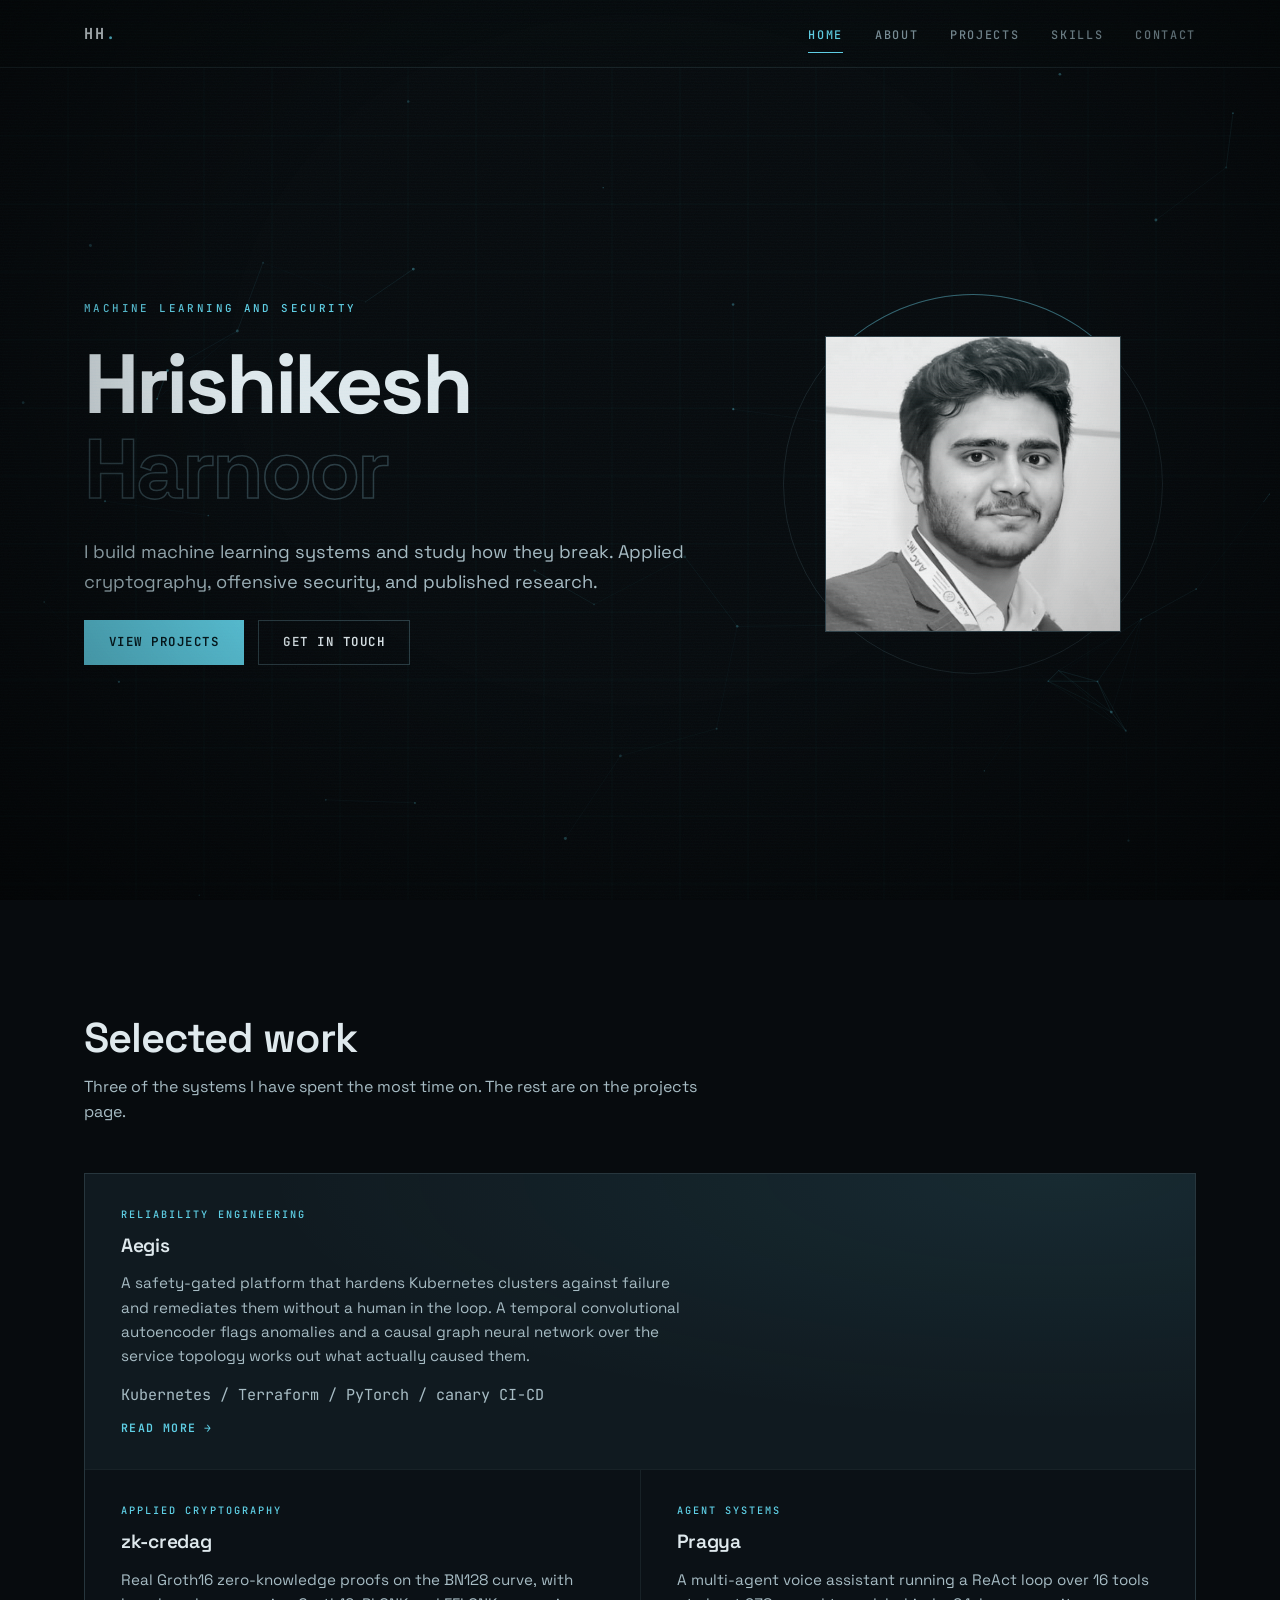
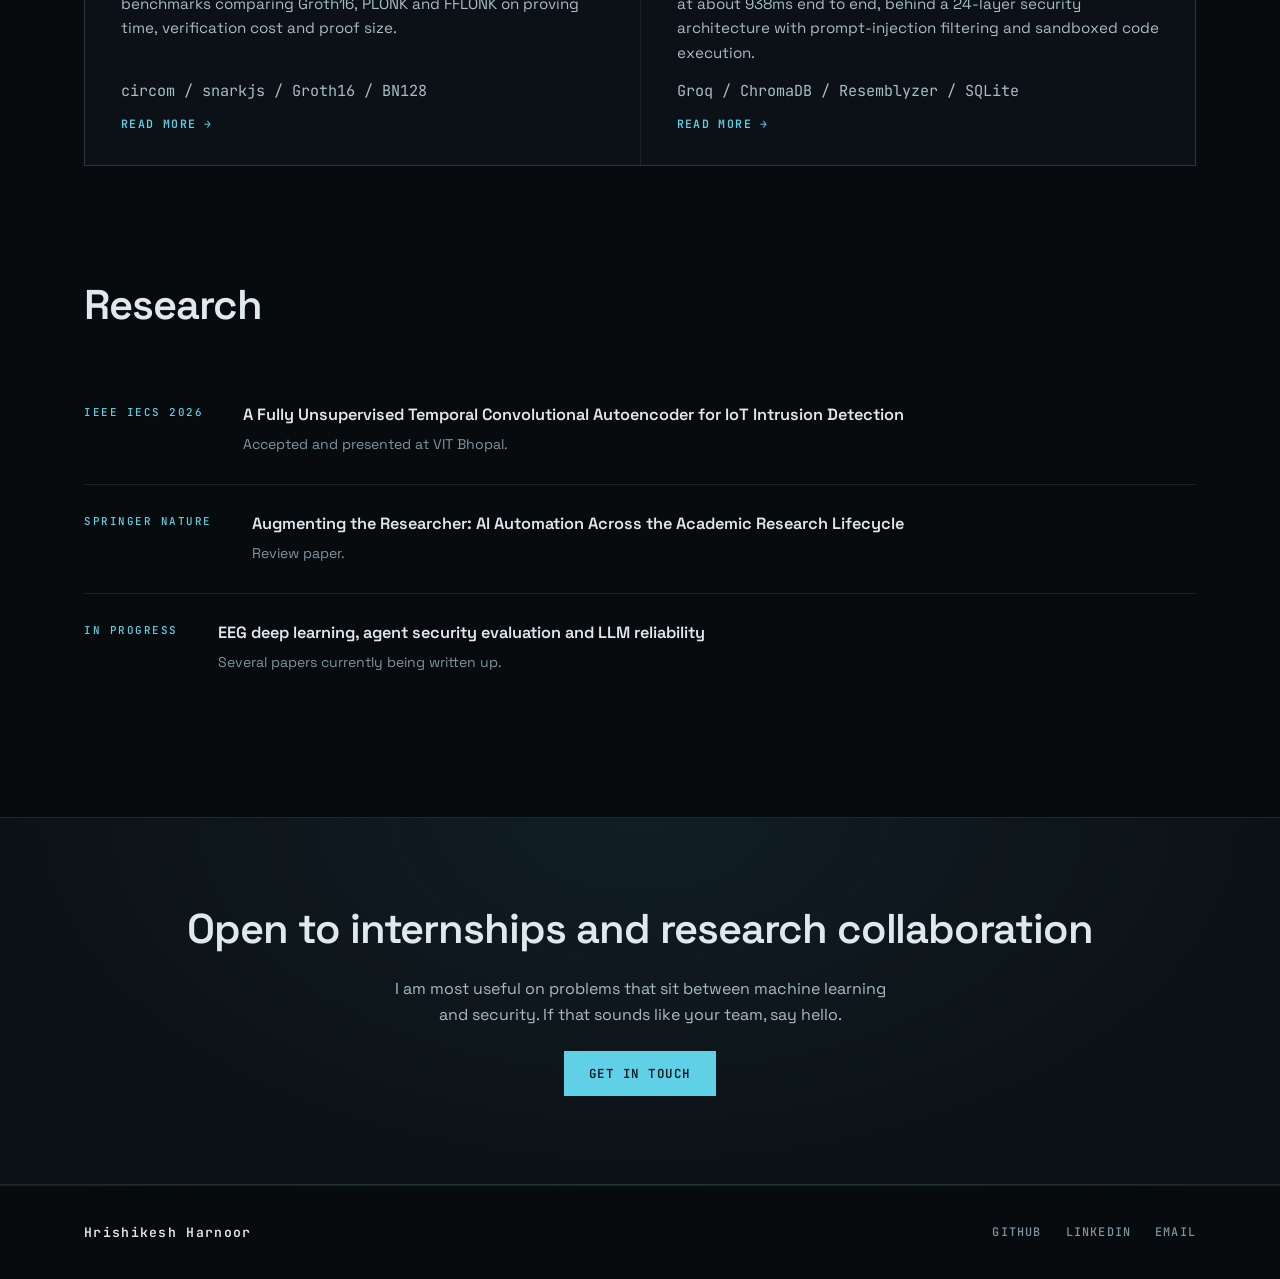
<file: index.html>
<!DOCTYPE html>
<html lang="en">
<head>
<meta charset="UTF-8">
<meta name="viewport" content="width=device-width, initial-scale=1">

<title>Hrishikesh Harnoor - ML Systems and Security Engineer</title>
<meta name="description" content="Hrishikesh Harnoor builds machine learning systems and studies how they break. Work in applied cryptography, offensive security, autonomous Kubernetes remediation and published intrusion-detection research.">
<link rel="canonical" href="https://hrishikesh122.github.io/Portfolio/">

<meta property="og:type" content="website">
<meta property="og:url" content="https://hrishikesh122.github.io/Portfolio/">
<meta property="og:title" content="Hrishikesh Harnoor - ML Systems and Security Engineer">
<meta property="og:description" content="Machine learning systems, applied cryptography and offensive security. Published intrusion-detection research and an autonomous Kubernetes remediation platform.">
<meta property="og:image" content="https://hrishikesh122.github.io/Portfolio/assets/og.png">
<meta property="og:image:width" content="1200">
<meta property="og:image:height" content="630">
<meta name="twitter:card" content="summary_large_image">
<meta name="twitter:title" content="Hrishikesh Harnoor - ML Systems and Security Engineer">
<meta name="twitter:description" content="Machine learning systems, applied cryptography and offensive security.">
<meta name="twitter:image" content="https://hrishikesh122.github.io/Portfolio/assets/og.png">

<meta name="theme-color" content="#070b0e">
<link rel="icon" href="assets/favicon.svg" type="image/svg+xml">

<link rel="preconnect" href="https://fonts.googleapis.com">
<link rel="preconnect" href="https://fonts.gstatic.com" crossorigin>
<link rel="stylesheet" href="https://fonts.googleapis.com/css2?family=Space+Grotesk:wght@400;500;600;700&family=JetBrains+Mono:wght@400;500;600&display=swap">
<link rel="stylesheet" href="css/core.css">
<link rel="stylesheet" href="css/pages.css">

<script type="application/ld+json">
{
  "@context":"https://schema.org",
  "@type":"Person",
  "name":"Hrishikesh Harnoor",
  "url":"https://hrishikesh122.github.io/Portfolio/",
  "image":"https://hrishikesh122.github.io/Portfolio/assets/photo.jpeg",
  "jobTitle":"Machine Learning and Security Engineer",
  "email":"mailto:harnoorhrishikesh@gmail.com",
  "alumniOf":{"@type":"CollegeOrUniversity","name":"Amrita Vishwa Vidyapeetham, Amaravati"},
  "knowsAbout":["Machine Learning","Applied Cryptography","Offensive Security","Intrusion Detection","Zero-Knowledge Proofs","Kubernetes"],
  "sameAs":[
    "https://github.com/Hrishikesh122",
    "https://www.linkedin.com/in/hrishikesh-harnoor-7a07b22a3/"
  ]
}
</script>
</head>
<body>

<div id="boot">
  <div class="boot__inner">
    <p class="boot__mark">HH<span>_</span></p>
    <div class="boot__track"><div class="boot__fill"></div></div>
    <p class="boot__line">&gt; loading profile</p>
    <button type="button" class="boot__skip">Skip</button>
  </div>
</div>

<a class="skip-link" href="#main">Skip to content</a>

<div class="scanlines" aria-hidden="true"></div>
<div class="grain" aria-hidden="true"></div>
<div class="vignette" aria-hidden="true"></div>

<header class="nav">
  <div class="nav__inner">
    <a class="nav__brand" href="index.html">HH<span>.</span></a>
    <nav aria-label="Primary">
      <ul class="nav__links" id="nav-links">
        <li><a href="index.html" aria-current="page">Home</a></li>
        <li><a href="pages/about.html">About</a></li>
        <li><a href="pages/projects.html">Projects</a></li>
        <li><a href="pages/skills.html">Skills</a></li>
        <li><a href="pages/contact.html">Contact</a></li>
      </ul>
    </nav>
    <button class="nav__toggle" type="button" aria-expanded="false" aria-controls="nav-links">
      <span class="sr-only">Menu</span>
      <span class="nav__toggle-bars" aria-hidden="true"><i></i></span>
    </button>
  </div>
</header>

<main id="main">

  <section class="hero">
    <canvas id="field" aria-hidden="true"></canvas>
    <div class="hero__inner">

      <div class="hero__copy">
        <p class="eyebrow rise" style="--i:0">Machine learning and security</p>
        <h1 class="h-display hero__name rise" style="--i:1">
          <span>Hrishikesh</span>
          <span class="outline">Harnoor</span>
        </h1>
        <p class="lede rise" style="--i:2">
          I build machine learning systems and study how they break. Applied
          cryptography, offensive security, and published research.
        </p>
        <div class="hero__actions rise" style="--i:3">
          <a class="btn btn--primary" href="pages/projects.html">View projects</a>
          <a class="btn btn--ghost" href="pages/contact.html">Get in touch</a>
        </div>
      </div>

      <div class="hero__visual rise" style="--i:2">
        <div class="portrait">
          <div class="portrait__ring" aria-hidden="true"></div>
          <div class="portrait__frame">
            <span class="portrait__corner portrait__corner--tl" aria-hidden="true"></span>
            <span class="portrait__corner portrait__corner--br" aria-hidden="true"></span>
            <img src="assets/photo.jpeg" alt="Hrishikesh Harnoor" width="380" height="380" fetchpriority="high">
          </div>
        </div>
      </div>

    </div>
  </section>

  <section class="section wrap">
    <div class="section__head">
      <h2 class="h-section">Selected work</h2>
      <p class="body-text">
        Three of the systems I have spent the most time on. The rest are on the
        projects page.
      </p>
    </div>

    <div class="work-grid">

      <a class="work-card work-card--lead reveal" style="--i:0" href="pages/projects.html">
        <span class="work-card__kind">Reliability engineering</span>
        <h3 class="h-card">Aegis</h3>
        <p>
          A safety-gated platform that hardens Kubernetes clusters against failure
          and remediates them without a human in the loop. A temporal convolutional
          autoencoder flags anomalies and a causal graph neural network over the
          service topology works out what actually caused them.
        </p>
        <p class="work-card__stack">Kubernetes / Terraform / PyTorch / canary CI-CD</p>
        <span class="work-card__more">Read more <span aria-hidden="true">&rarr;</span></span>
      </a>

      <a class="work-card reveal" style="--i:1" href="pages/projects.html">
        <span class="work-card__kind">Applied cryptography</span>
        <h3 class="h-card">zk-credag</h3>
        <p>
          Real Groth16 zero-knowledge proofs on the BN128 curve, with benchmarks
          comparing Groth16, PLONK and FFLONK on proving time, verification cost
          and proof size.
        </p>
        <p class="work-card__stack">circom / snarkjs / Groth16 / BN128</p>
        <span class="work-card__more">Read more <span aria-hidden="true">&rarr;</span></span>
      </a>

      <a class="work-card reveal" style="--i:2" href="pages/projects.html">
        <span class="work-card__kind">Agent systems</span>
        <h3 class="h-card">Pragya</h3>
        <p>
          A multi-agent voice assistant running a ReAct loop over 16 tools at about
          938ms end to end, behind a 24-layer security architecture with
          prompt-injection filtering and sandboxed code execution.
        </p>
        <p class="work-card__stack">Groq / ChromaDB / Resemblyzer / SQLite</p>
        <span class="work-card__more">Read more <span aria-hidden="true">&rarr;</span></span>
      </a>

    </div>
  </section>

  <section class="section wrap">
    <div class="section__head">
      <h2 class="h-section">Research</h2>
    </div>

    <div class="pubs">
      <article class="pub reveal" style="--i:0">
        <span class="pub__venue">IEEE IECS 2026</span>
        <h3 class="pub__title">
          A Fully Unsupervised Temporal Convolutional Autoencoder for IoT Intrusion Detection
        </h3>
        <p class="pub__note">Accepted and presented at VIT Bhopal.</p>
      </article>

      <article class="pub reveal" style="--i:1">
        <span class="pub__venue">Springer Nature</span>
        <h3 class="pub__title">
          Augmenting the Researcher: AI Automation Across the Academic Research Lifecycle
        </h3>
        <p class="pub__note">Review paper.</p>
      </article>

      <article class="pub reveal" style="--i:2">
        <span class="pub__venue">In progress</span>
        <h3 class="pub__title">
          EEG deep learning, agent security evaluation and LLM reliability
        </h3>
        <p class="pub__note">Several papers currently being written up.</p>
      </article>
    </div>
  </section>

  <section class="band">
    <div class="wrap band__inner">
      <h2 class="h-section">Open to internships and research collaboration</h2>
      <p>
        I am most useful on problems that sit between machine learning and
        security. If that sounds like your team, say hello.
      </p>
      <a class="btn btn--primary" href="pages/contact.html">Get in touch</a>
    </div>
  </section>

</main>

<footer class="footer">
  <div class="wrap footer__inner">
    <p class="footer__name">Hrishikesh Harnoor</p>
    <div class="footer__links">
      <a href="https://github.com/Hrishikesh122" rel="noopener" target="_blank">GitHub</a>
      <a href="https://www.linkedin.com/in/hrishikesh-harnoor-7a07b22a3/" rel="noopener" target="_blank">LinkedIn</a>
      <a href="mailto:harnoorhrishikesh@gmail.com">Email</a>
    </div>
  </div>
</footer>

<script src="js/site.js" defer></script>
<script src="js/field.js" defer></script>
</body>
</html>
</file>
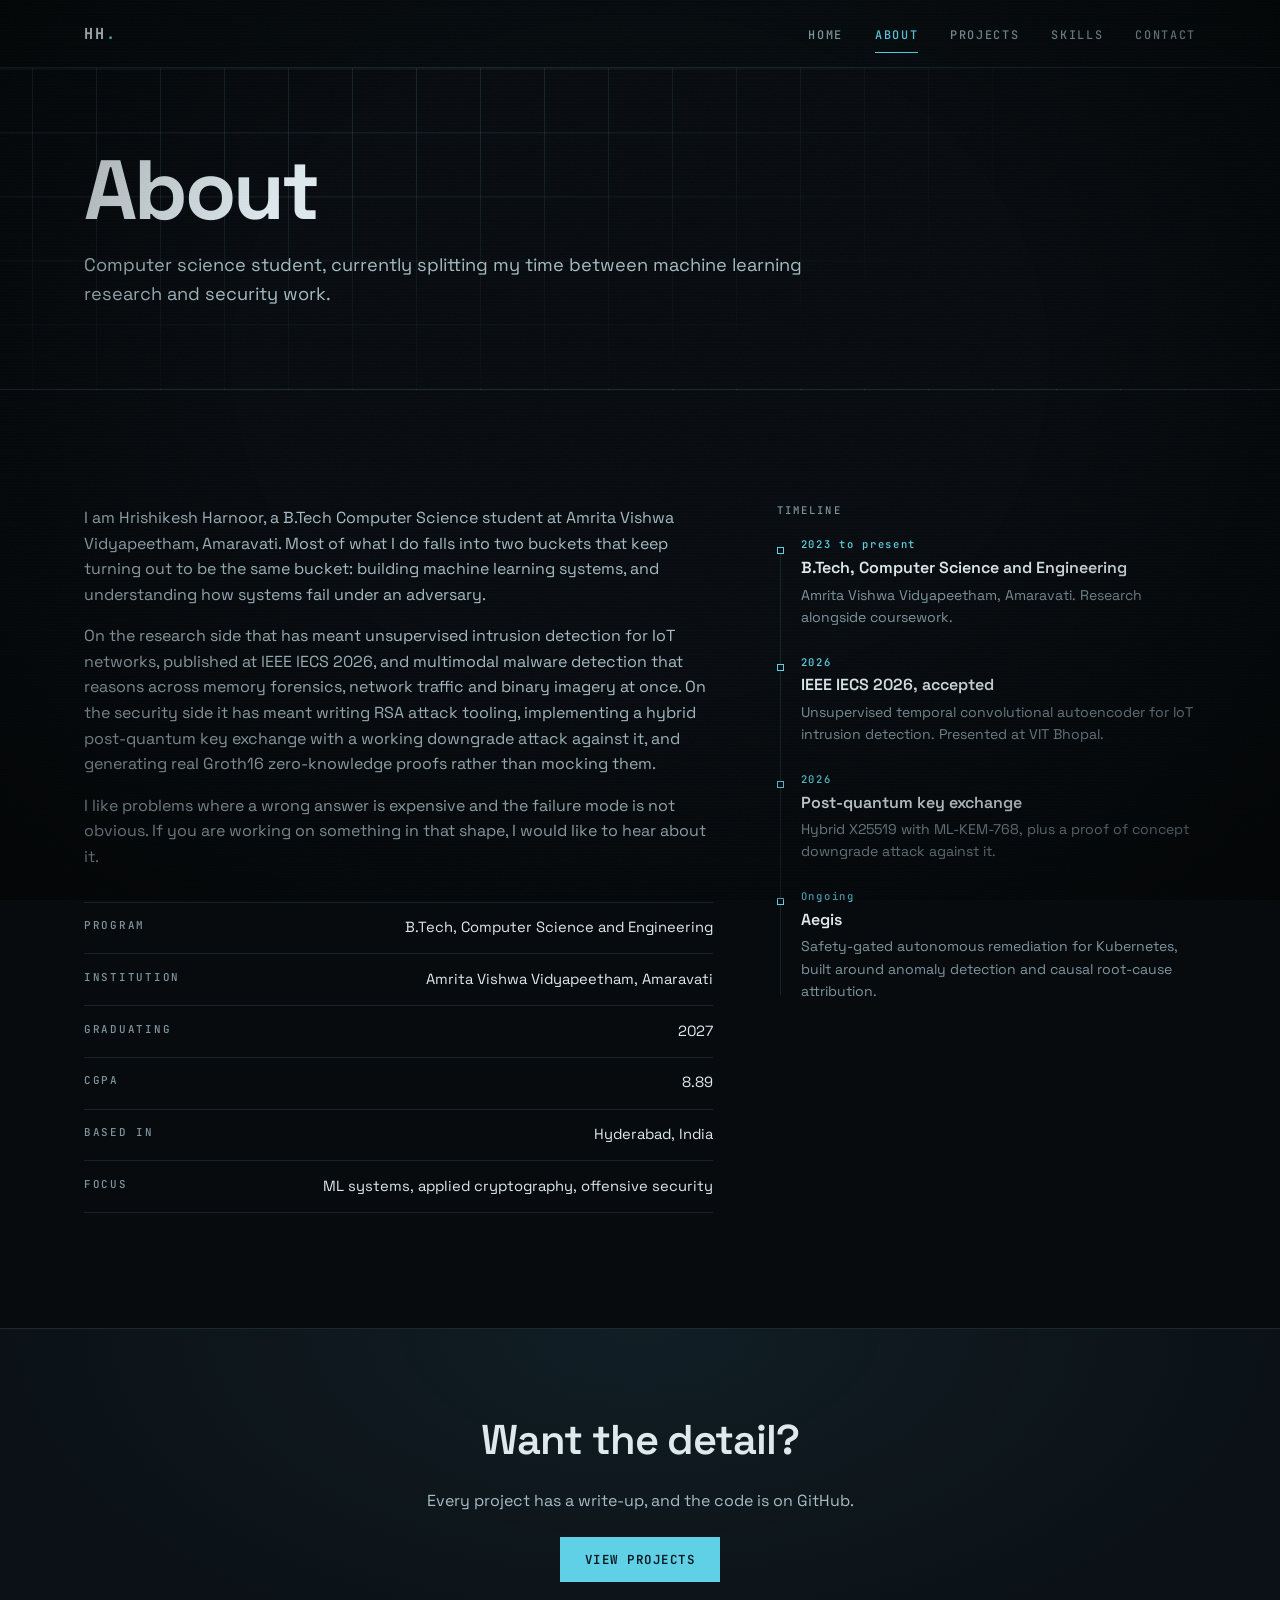
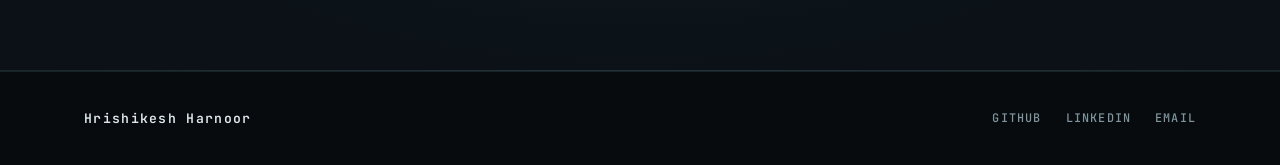
<file: pages/about.html>
<!DOCTYPE html>
<html lang="en">
<head>
<meta charset="UTF-8">
<meta name="viewport" content="width=device-width, initial-scale=1">

<title>About - Hrishikesh Harnoor</title>
<meta name="description" content="Hrishikesh Harnoor is a B.Tech Computer Science student at Amrita Vishwa Vidyapeetham, Amaravati, working on machine learning systems, applied cryptography and offensive security.">
<link rel="canonical" href="https://hrishikesh122.github.io/Portfolio/pages/about.html">

<meta property="og:type" content="profile">
<meta property="og:url" content="https://hrishikesh122.github.io/Portfolio/pages/about.html">
<meta property="og:title" content="About - Hrishikesh Harnoor">
<meta property="og:description" content="B.Tech Computer Science student working on machine learning systems, applied cryptography and offensive security.">
<meta property="og:image" content="https://hrishikesh122.github.io/Portfolio/assets/og.png">
<meta name="twitter:card" content="summary_large_image">
<meta name="twitter:image" content="https://hrishikesh122.github.io/Portfolio/assets/og.png">

<meta name="theme-color" content="#070b0e">
<link rel="icon" href="../assets/favicon.svg" type="image/svg+xml">

<link rel="preconnect" href="https://fonts.googleapis.com">
<link rel="preconnect" href="https://fonts.gstatic.com" crossorigin>
<link rel="stylesheet" href="https://fonts.googleapis.com/css2?family=Space+Grotesk:wght@400;500;600;700&family=JetBrains+Mono:wght@400;500;600&display=swap">
<link rel="stylesheet" href="../css/core.css">
<link rel="stylesheet" href="../css/pages.css">
</head>
<body>

<a class="skip-link" href="#main">Skip to content</a>

<div class="scanlines" aria-hidden="true"></div>
<div class="grain" aria-hidden="true"></div>
<div class="vignette" aria-hidden="true"></div>

<header class="nav">
  <div class="nav__inner">
    <a class="nav__brand" href="../index.html">HH<span>.</span></a>
    <nav aria-label="Primary">
      <ul class="nav__links" id="nav-links">
        <li><a href="../index.html">Home</a></li>
        <li><a href="about.html" aria-current="page">About</a></li>
        <li><a href="projects.html">Projects</a></li>
        <li><a href="skills.html">Skills</a></li>
        <li><a href="contact.html">Contact</a></li>
      </ul>
    </nav>
    <button class="nav__toggle" type="button" aria-expanded="false" aria-controls="nav-links">
      <span class="sr-only">Menu</span>
      <span class="nav__toggle-bars" aria-hidden="true"><i></i></span>
    </button>
  </div>
</header>

<main id="main">

  <div class="page-head">
    <div class="wrap page-head__inner">
      <h1 class="h-display">About</h1>
      <p class="lede">
        Computer science student, currently splitting my time between machine
        learning research and security work.
      </p>
    </div>
  </div>

  <section class="section wrap">
    <div class="about-grid">

      <div>
        <p class="body-text">
          I am Hrishikesh Harnoor, a B.Tech Computer Science student at Amrita
          Vishwa Vidyapeetham, Amaravati. Most of what I do falls into two
          buckets that keep turning out to be the same bucket: building machine
          learning systems, and understanding how systems fail under an
          adversary.
        </p>
        <p class="body-text">
          On the research side that has meant unsupervised intrusion detection
          for IoT networks, published at IEEE IECS 2026, and multimodal malware
          detection that reasons across memory forensics, network traffic and
          binary imagery at once. On the security side it has meant writing RSA
          attack tooling, implementing a hybrid post-quantum key exchange with a
          working downgrade attack against it, and generating real Groth16
          zero-knowledge proofs rather than mocking them.
        </p>
        <p class="body-text">
          I like problems where a wrong answer is expensive and the failure mode
          is not obvious. If you are working on something in that shape, I would
          like to hear about it.
        </p>

        <dl class="facts">
          <div class="fact"><dt>Program</dt><dd>B.Tech, Computer Science and Engineering</dd></div>
          <div class="fact"><dt>Institution</dt><dd>Amrita Vishwa Vidyapeetham, Amaravati</dd></div>
          <div class="fact"><dt>Graduating</dt><dd>2027</dd></div>
          <div class="fact"><dt>CGPA</dt><dd>8.89</dd></div>
          <div class="fact"><dt>Based in</dt><dd>Hyderabad, India</dd></div>
          <div class="fact"><dt>Focus</dt><dd>ML systems, applied cryptography, offensive security</dd></div>
        </dl>
      </div>

      <div>
        <h2 class="mono-label" style="margin-bottom:1.5rem">Timeline</h2>
        <div class="timeline">

          <div class="tl-item reveal" style="--i:0">
            <span class="tl-date">2023 to present</span>
            <h3>B.Tech, Computer Science and Engineering</h3>
            <p>Amrita Vishwa Vidyapeetham, Amaravati. Research alongside coursework.</p>
          </div>

          <div class="tl-item reveal" style="--i:1">
            <span class="tl-date">2026</span>
            <h3>IEEE IECS 2026, accepted</h3>
            <p>Unsupervised temporal convolutional autoencoder for IoT intrusion detection. Presented at VIT Bhopal.</p>
          </div>

          <div class="tl-item reveal" style="--i:2">
            <span class="tl-date">2026</span>
            <h3>Post-quantum key exchange</h3>
            <p>Hybrid X25519 with ML-KEM-768, plus a proof of concept downgrade attack against it.</p>
          </div>

          <div class="tl-item reveal" style="--i:3">
            <span class="tl-date">Ongoing</span>
            <h3>Aegis</h3>
            <p>Safety-gated autonomous remediation for Kubernetes, built around anomaly detection and causal root-cause attribution.</p>
          </div>

        </div>
      </div>

    </div>
  </section>

  <section class="band">
    <div class="wrap band__inner">
      <h2 class="h-section">Want the detail?</h2>
      <p>Every project has a write-up, and the code is on GitHub.</p>
      <a class="btn btn--primary" href="projects.html">View projects</a>
    </div>
  </section>

</main>

<footer class="footer">
  <div class="wrap footer__inner">
    <p class="footer__name">Hrishikesh Harnoor</p>
    <div class="footer__links">
      <a href="https://github.com/Hrishikesh122" rel="noopener" target="_blank">GitHub</a>
      <a href="https://www.linkedin.com/in/hrishikesh-harnoor-7a07b22a3/" rel="noopener" target="_blank">LinkedIn</a>
      <a href="mailto:harnoorhrishikesh@gmail.com">Email</a>
    </div>
  </div>
</footer>

<script src="../js/site.js" defer></script>
</body>
</html>
</file>
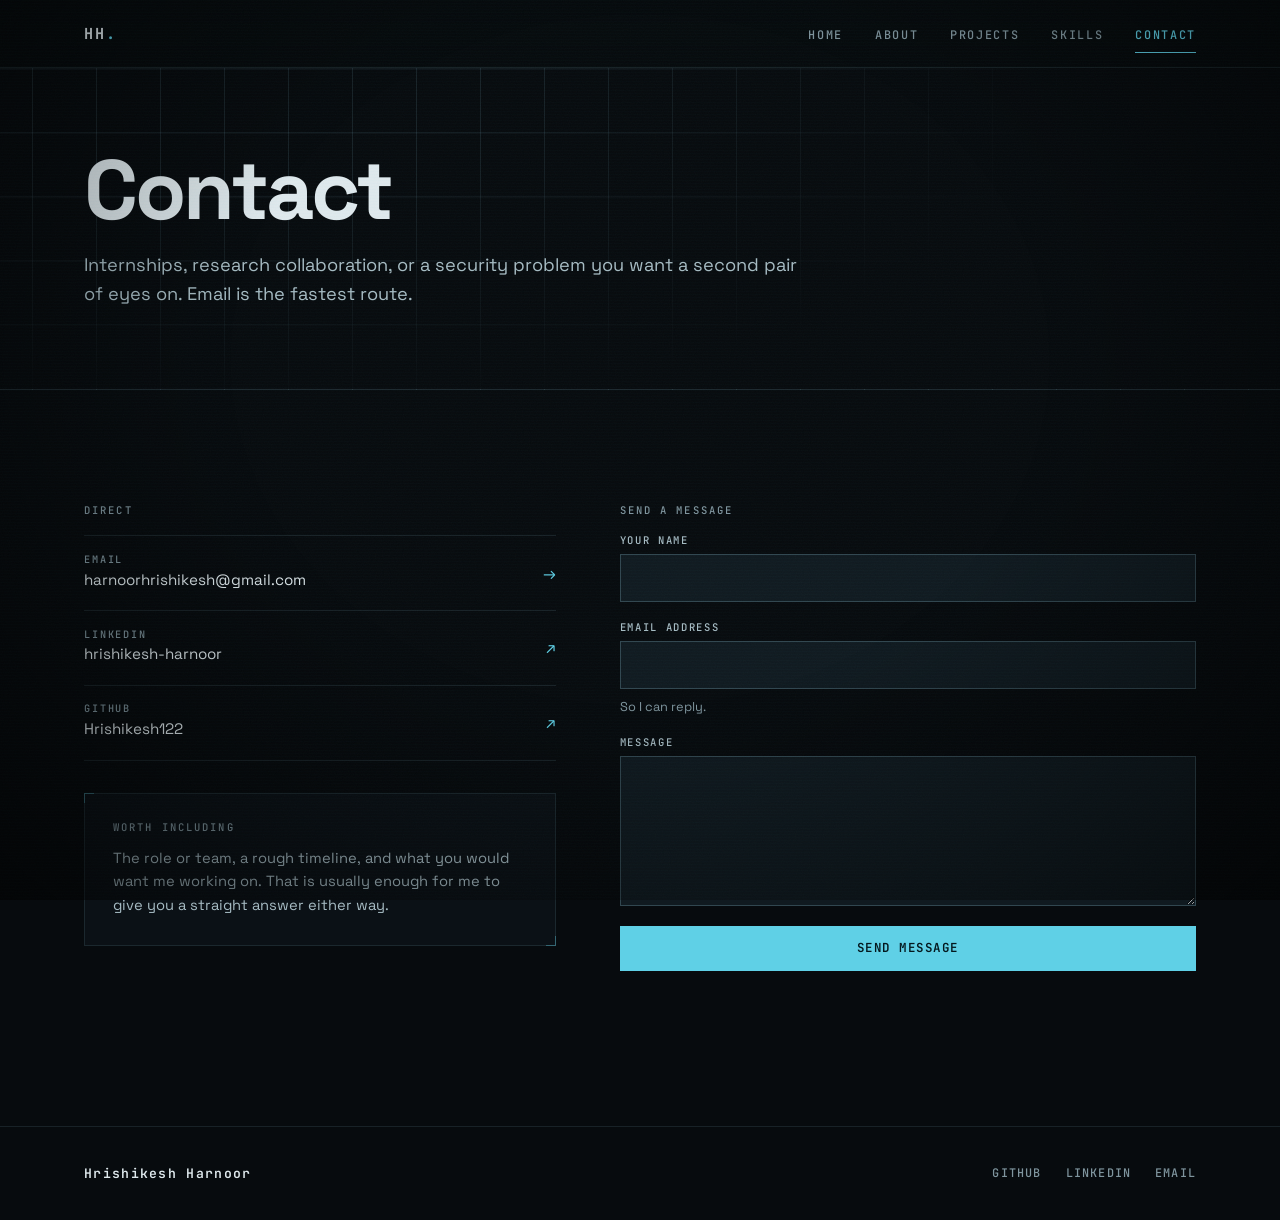
<file: pages/contact.html>
<!DOCTYPE html>
<html lang="en">
<head>
<meta charset="UTF-8">
<meta name="viewport" content="width=device-width, initial-scale=1">

<title>Contact - Hrishikesh Harnoor</title>
<meta name="description" content="Get in touch with Hrishikesh Harnoor about internships, research collaboration or security work. Email, LinkedIn, GitHub and a contact form.">
<link rel="canonical" href="https://hrishikesh122.github.io/Portfolio/pages/contact.html">

<meta property="og:type" content="website">
<meta property="og:url" content="https://hrishikesh122.github.io/Portfolio/pages/contact.html">
<meta property="og:title" content="Contact - Hrishikesh Harnoor">
<meta property="og:description" content="Internships, research collaboration and security work.">
<meta property="og:image" content="https://hrishikesh122.github.io/Portfolio/assets/og.png">
<meta name="twitter:card" content="summary_large_image">
<meta name="twitter:image" content="https://hrishikesh122.github.io/Portfolio/assets/og.png">

<meta name="theme-color" content="#070b0e">
<link rel="icon" href="../assets/favicon.svg" type="image/svg+xml">

<link rel="preconnect" href="https://fonts.googleapis.com">
<link rel="preconnect" href="https://fonts.gstatic.com" crossorigin>
<link rel="stylesheet" href="https://fonts.googleapis.com/css2?family=Space+Grotesk:wght@400;500;600;700&family=JetBrains+Mono:wght@400;500;600&display=swap">
<link rel="stylesheet" href="../css/core.css">
<link rel="stylesheet" href="../css/pages.css">
</head>
<body>

<a class="skip-link" href="#main">Skip to content</a>

<div class="scanlines" aria-hidden="true"></div>
<div class="grain" aria-hidden="true"></div>
<div class="vignette" aria-hidden="true"></div>

<header class="nav">
  <div class="nav__inner">
    <a class="nav__brand" href="../index.html">HH<span>.</span></a>
    <nav aria-label="Primary">
      <ul class="nav__links" id="nav-links">
        <li><a href="../index.html">Home</a></li>
        <li><a href="about.html">About</a></li>
        <li><a href="projects.html">Projects</a></li>
        <li><a href="skills.html">Skills</a></li>
        <li><a href="contact.html" aria-current="page">Contact</a></li>
      </ul>
    </nav>
    <button class="nav__toggle" type="button" aria-expanded="false" aria-controls="nav-links">
      <span class="sr-only">Menu</span>
      <span class="nav__toggle-bars" aria-hidden="true"><i></i></span>
    </button>
  </div>
</header>

<main id="main">

  <div class="page-head">
    <div class="wrap page-head__inner">
      <h1 class="h-display">Contact</h1>
      <p class="lede">
        Internships, research collaboration, or a security problem you want a
        second pair of eyes on. Email is the fastest route.
      </p>
    </div>
  </div>

  <section class="section wrap">
    <div class="contact-grid">

      <div>
        <h2 class="mono-label" style="margin-bottom:1.25rem">Direct</h2>
        <div class="channels">

          <a class="channel" href="mailto:harnoorhrishikesh@gmail.com">
            <span class="channel__body">
              <span class="channel__label">Email</span>
              <span class="channel__val">harnoorhrishikesh@gmail.com</span>
            </span>
            <span class="channel__arrow" aria-hidden="true">&rarr;</span>
          </a>

          <a class="channel" href="https://www.linkedin.com/in/hrishikesh-harnoor-7a07b22a3/" rel="noopener" target="_blank">
            <span class="channel__body">
              <span class="channel__label">LinkedIn</span>
              <span class="channel__val">hrishikesh-harnoor</span>
            </span>
            <span class="channel__arrow" aria-hidden="true">&#8599;</span>
          </a>

          <a class="channel" href="https://github.com/Hrishikesh122" rel="noopener" target="_blank">
            <span class="channel__body">
              <span class="channel__label">GitHub</span>
              <span class="channel__val">Hrishikesh122</span>
            </span>
            <span class="channel__arrow" aria-hidden="true">&#8599;</span>
          </a>

        </div>

        <div class="panel" style="margin-top:2rem">
          <h3 class="mono-label" style="margin-bottom:.9rem">Worth including</h3>
          <p class="body-text" style="font-size:.92rem">
            The role or team, a rough timeline, and what you would want me
            working on. That is usually enough for me to give you a straight
            answer either way.
          </p>
        </div>
      </div>

      <div>
        <h2 class="mono-label" style="margin-bottom:1.25rem">Send a message</h2>

        <!--
          SETUP: create a form at https://formspree.io, copy the form ID from
          the endpoint it gives you (https://formspree.io/f/XXXXXXXX) and put
          that ID into FORM_ID at the top of ../js/contact.js.
          Until that is set, this form opens a prefilled email instead of
          submitting, and says so. It never fakes a successful send.
        -->

        <form class="form" id="contact-form" novalidate>
          <div class="field">
            <label for="cf-name">Your name</label>
            <input type="text" id="cf-name" name="name" autocomplete="name" required>
            <p class="field__error" id="cf-name-error" hidden>Please enter your name.</p>
          </div>

          <div class="field">
            <label for="cf-email">Email address</label>
            <input type="email" id="cf-email" name="email" autocomplete="email" required>
            <p class="field__hint">So I can reply.</p>
            <p class="field__error" id="cf-email-error" hidden>Please enter a valid email address.</p>
          </div>

          <div class="field">
            <label for="cf-message">Message</label>
            <textarea id="cf-message" name="message" required></textarea>
            <p class="field__error" id="cf-message-error" hidden>Please write a message.</p>
          </div>

          <!-- honeypot, hidden from people, catches naive bots -->
          <div class="sr-only" aria-hidden="true">
            <label for="cf-company">Company</label>
            <input type="text" id="cf-company" name="_gotcha" tabindex="-1" autocomplete="off">
          </div>

          <button class="btn btn--primary btn--full" type="submit" id="cf-submit">Send message</button>
          <p class="form__status" id="cf-status" role="status" aria-live="polite"></p>
        </form>
      </div>

    </div>
  </section>

</main>

<footer class="footer">
  <div class="wrap footer__inner">
    <p class="footer__name">Hrishikesh Harnoor</p>
    <div class="footer__links">
      <a href="https://github.com/Hrishikesh122" rel="noopener" target="_blank">GitHub</a>
      <a href="https://www.linkedin.com/in/hrishikesh-harnoor-7a07b22a3/" rel="noopener" target="_blank">LinkedIn</a>
      <a href="mailto:harnoorhrishikesh@gmail.com">Email</a>
    </div>
  </div>
</footer>

<script src="../js/site.js" defer></script>
<script src="../js/contact.js" defer></script>
</body>
</html>
</file>
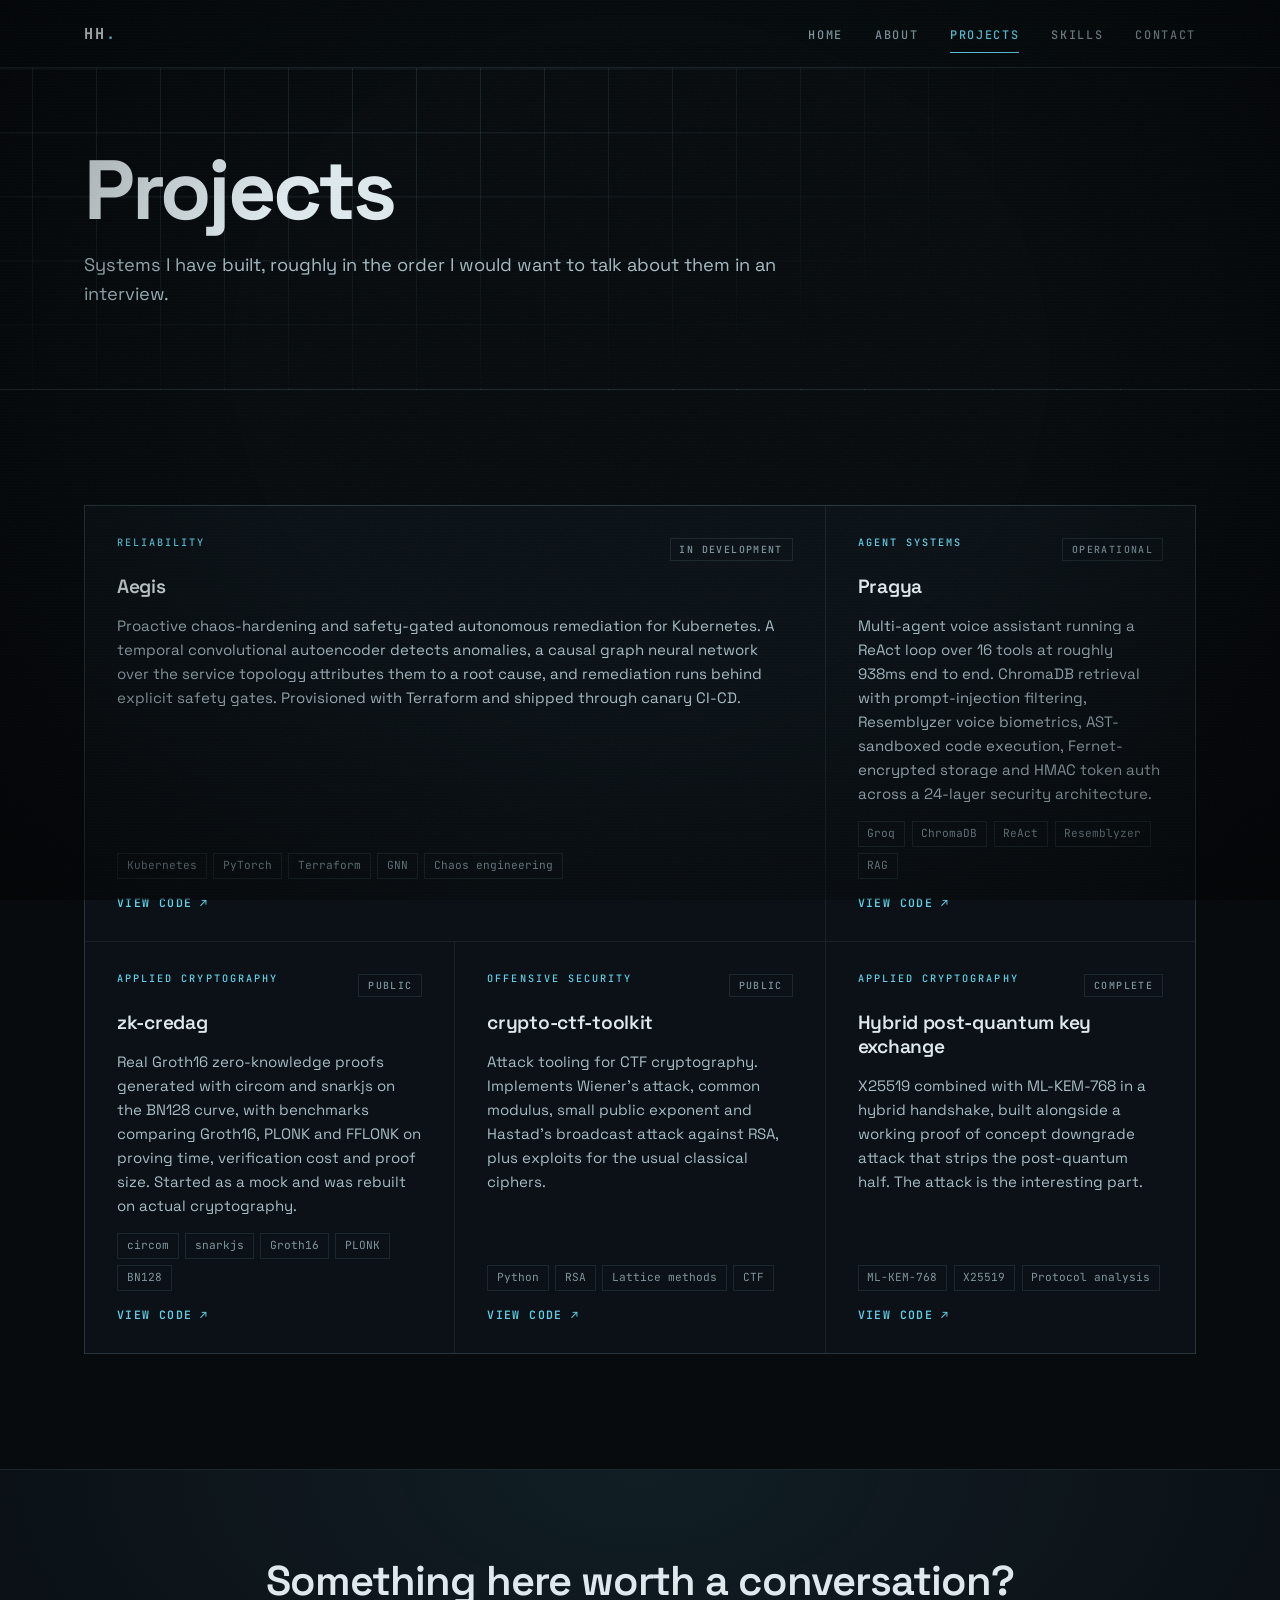
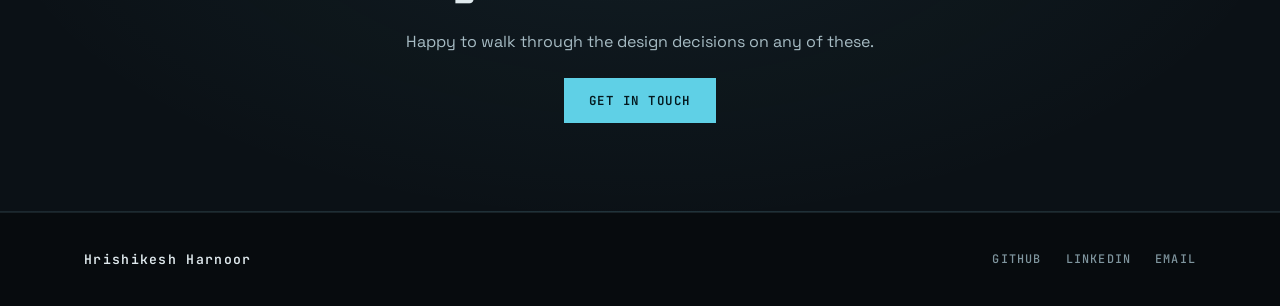
<file: pages/projects.html>
<!DOCTYPE html>
<html lang="en">
<head>
<meta charset="UTF-8">
<meta name="viewport" content="width=device-width, initial-scale=1">

<title>Projects - Hrishikesh Harnoor</title>
<meta name="description" content="Projects by Hrishikesh Harnoor: autonomous Kubernetes remediation, multi-agent voice assistants, zero-knowledge proof benchmarking, post-quantum key exchange and RSA attack tooling.">
<link rel="canonical" href="https://hrishikesh122.github.io/Portfolio/pages/projects.html">

<meta property="og:type" content="website">
<meta property="og:url" content="https://hrishikesh122.github.io/Portfolio/pages/projects.html">
<meta property="og:title" content="Projects - Hrishikesh Harnoor">
<meta property="og:description" content="Autonomous Kubernetes remediation, agent systems, zero-knowledge proofs and RSA attack tooling.">
<meta property="og:image" content="https://hrishikesh122.github.io/Portfolio/assets/og.png">
<meta name="twitter:card" content="summary_large_image">
<meta name="twitter:image" content="https://hrishikesh122.github.io/Portfolio/assets/og.png">

<meta name="theme-color" content="#070b0e">
<link rel="icon" href="../assets/favicon.svg" type="image/svg+xml">

<link rel="preconnect" href="https://fonts.googleapis.com">
<link rel="preconnect" href="https://fonts.gstatic.com" crossorigin>
<link rel="stylesheet" href="https://fonts.googleapis.com/css2?family=Space+Grotesk:wght@400;500;600;700&family=JetBrains+Mono:wght@400;500;600&display=swap">
<link rel="stylesheet" href="../css/core.css">
<link rel="stylesheet" href="../css/pages.css">
</head>
<body>

<a class="skip-link" href="#main">Skip to content</a>

<div class="scanlines" aria-hidden="true"></div>
<div class="grain" aria-hidden="true"></div>
<div class="vignette" aria-hidden="true"></div>

<header class="nav">
  <div class="nav__inner">
    <a class="nav__brand" href="../index.html">HH<span>.</span></a>
    <nav aria-label="Primary">
      <ul class="nav__links" id="nav-links">
        <li><a href="../index.html">Home</a></li>
        <li><a href="about.html">About</a></li>
        <li><a href="projects.html" aria-current="page">Projects</a></li>
        <li><a href="skills.html">Skills</a></li>
        <li><a href="contact.html">Contact</a></li>
      </ul>
    </nav>
    <button class="nav__toggle" type="button" aria-expanded="false" aria-controls="nav-links">
      <span class="sr-only">Menu</span>
      <span class="nav__toggle-bars" aria-hidden="true"><i></i></span>
    </button>
  </div>
</header>

<main id="main">

  <div class="page-head">
    <div class="wrap page-head__inner">
      <h1 class="h-display">Projects</h1>
      <p class="lede">
        Systems I have built, roughly in the order I would want to talk about
        them in an interview.
      </p>
    </div>
  </div>

  <section class="section wrap">
    <div class="proj-grid">

      <!--
        NOTE: every "View code" link below currently points at the GitHub
        profile. Replace each href with the individual repository URL as the
        repos go public.
      -->

      <article class="proj proj--lead reveal" style="--i:0">
        <div class="proj__top">
          <span class="proj__kind">Reliability</span>
          <span class="proj__state">In development</span>
        </div>
        <h2 class="h-card">Aegis</h2>
        <p>
          Proactive chaos-hardening and safety-gated autonomous remediation for
          Kubernetes. A temporal convolutional autoencoder detects anomalies, a
          causal graph neural network over the service topology attributes them
          to a root cause, and remediation runs behind explicit safety gates.
          Provisioned with Terraform and shipped through canary CI-CD.
        </p>
        <div class="chips">
          <span class="chip">Kubernetes</span><span class="chip">PyTorch</span>
          <span class="chip">Terraform</span><span class="chip">GNN</span>
          <span class="chip">Chaos engineering</span>
        </div>
        <a class="proj__link" href="https://github.com/Hrishikesh122" rel="noopener" target="_blank">
          View code <span aria-hidden="true">&#8599;</span>
        </a>
      </article>

      <article class="proj reveal" style="--i:1">
        <div class="proj__top">
          <span class="proj__kind">Agent systems</span>
          <span class="proj__state">Operational</span>
        </div>
        <h2 class="h-card">Pragya</h2>
        <p>
          Multi-agent voice assistant running a ReAct loop over 16 tools at
          roughly 938ms end to end. ChromaDB retrieval with prompt-injection
          filtering, Resemblyzer voice biometrics, AST-sandboxed code execution,
          Fernet-encrypted storage and HMAC token auth across a 24-layer security
          architecture.
        </p>
        <div class="chips">
          <span class="chip">Groq</span><span class="chip">ChromaDB</span>
          <span class="chip">ReAct</span><span class="chip">Resemblyzer</span>
          <span class="chip">RAG</span>
        </div>
        <a class="proj__link" href="https://github.com/Hrishikesh122" rel="noopener" target="_blank">
          View code <span aria-hidden="true">&#8599;</span>
        </a>
      </article>

      <article class="proj reveal" style="--i:2">
        <div class="proj__top">
          <span class="proj__kind">Applied cryptography</span>
          <span class="proj__state">Public</span>
        </div>
        <h2 class="h-card">zk-credag</h2>
        <p>
          Real Groth16 zero-knowledge proofs generated with circom and snarkjs on
          the BN128 curve, with benchmarks comparing Groth16, PLONK and FFLONK on
          proving time, verification cost and proof size. Started as a mock and
          was rebuilt on actual cryptography.
        </p>
        <div class="chips">
          <span class="chip">circom</span><span class="chip">snarkjs</span>
          <span class="chip">Groth16</span><span class="chip">PLONK</span>
          <span class="chip">BN128</span>
        </div>
        <a class="proj__link" href="https://github.com/Hrishikesh122" rel="noopener" target="_blank">
          View code <span aria-hidden="true">&#8599;</span>
        </a>
      </article>

      <article class="proj reveal" style="--i:3">
        <div class="proj__top">
          <span class="proj__kind">Offensive security</span>
          <span class="proj__state">Public</span>
        </div>
        <h2 class="h-card">crypto-ctf-toolkit</h2>
        <p>
          Attack tooling for CTF cryptography. Implements Wiener's attack, common
          modulus, small public exponent and Hastad's broadcast attack against
          RSA, plus exploits for the usual classical ciphers.
        </p>
        <div class="chips">
          <span class="chip">Python</span><span class="chip">RSA</span>
          <span class="chip">Lattice methods</span><span class="chip">CTF</span>
        </div>
        <a class="proj__link" href="https://github.com/Hrishikesh122" rel="noopener" target="_blank">
          View code <span aria-hidden="true">&#8599;</span>
        </a>
      </article>

      <article class="proj reveal" style="--i:4">
        <div class="proj__top">
          <span class="proj__kind">Applied cryptography</span>
          <span class="proj__state">Complete</span>
        </div>
        <h2 class="h-card">Hybrid post-quantum key exchange</h2>
        <p>
          X25519 combined with ML-KEM-768 in a hybrid handshake, built alongside a
          working proof of concept downgrade attack that strips the post-quantum
          half. The attack is the interesting part.
        </p>
        <div class="chips">
          <span class="chip">ML-KEM-768</span><span class="chip">X25519</span>
          <span class="chip">Protocol analysis</span>
        </div>
        <a class="proj__link" href="https://github.com/Hrishikesh122" rel="noopener" target="_blank">
          View code <span aria-hidden="true">&#8599;</span>
        </a>
      </article>

    </div>
  </section>

  <section class="band">
    <div class="wrap band__inner">
      <h2 class="h-section">Something here worth a conversation?</h2>
      <p>Happy to walk through the design decisions on any of these.</p>
      <a class="btn btn--primary" href="contact.html">Get in touch</a>
    </div>
  </section>

</main>

<footer class="footer">
  <div class="wrap footer__inner">
    <p class="footer__name">Hrishikesh Harnoor</p>
    <div class="footer__links">
      <a href="https://github.com/Hrishikesh122" rel="noopener" target="_blank">GitHub</a>
      <a href="https://www.linkedin.com/in/hrishikesh-harnoor-7a07b22a3/" rel="noopener" target="_blank">LinkedIn</a>
      <a href="mailto:harnoorhrishikesh@gmail.com">Email</a>
    </div>
  </div>
</footer>

<script src="../js/site.js" defer></script>
</body>
</html>
</file>
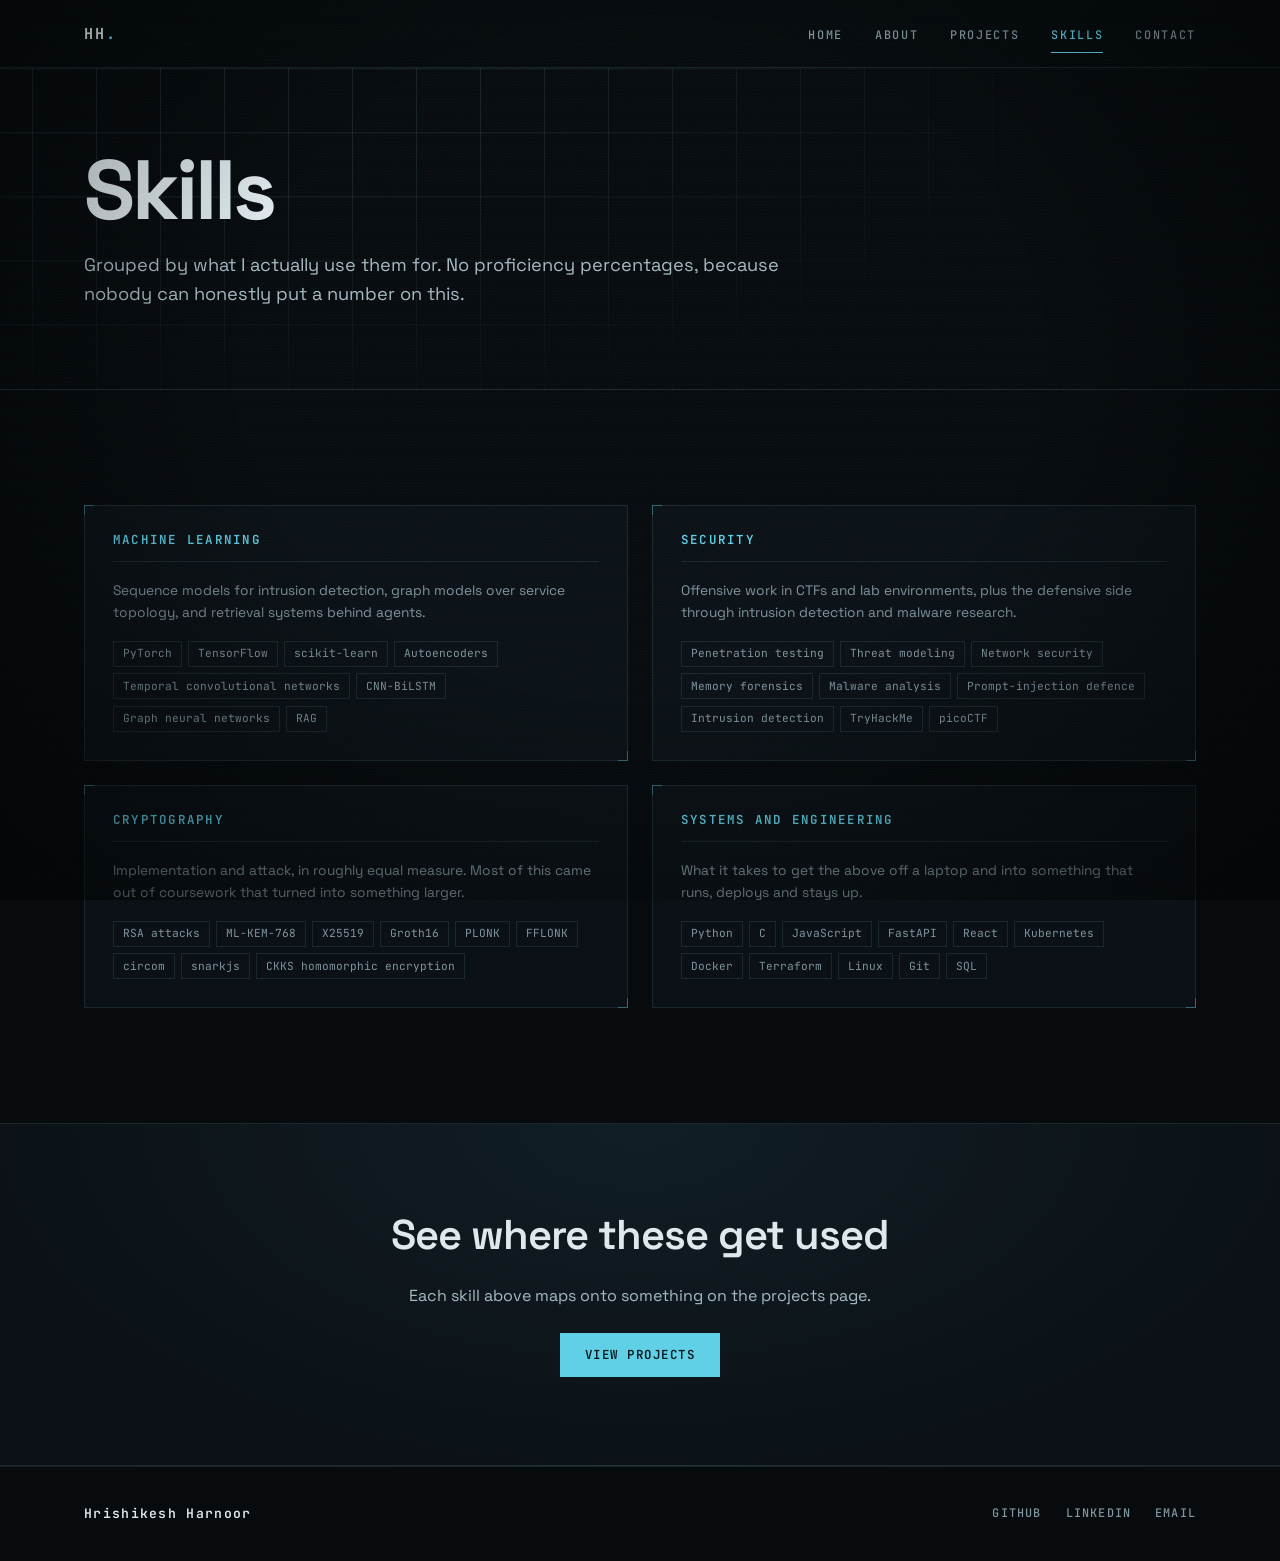
<file: pages/skills.html>
<!DOCTYPE html>
<html lang="en">
<head>
<meta charset="UTF-8">
<meta name="viewport" content="width=device-width, initial-scale=1">

<title>Skills - Hrishikesh Harnoor</title>
<meta name="description" content="Technical skills of Hrishikesh Harnoor across machine learning, offensive security, applied cryptography and systems engineering, each tied to work that used it.">
<link rel="canonical" href="https://hrishikesh122.github.io/Portfolio/pages/skills.html">

<meta property="og:type" content="website">
<meta property="og:url" content="https://hrishikesh122.github.io/Portfolio/pages/skills.html">
<meta property="og:title" content="Skills - Hrishikesh Harnoor">
<meta property="og:description" content="Machine learning, offensive security, applied cryptography and systems engineering.">
<meta property="og:image" content="https://hrishikesh122.github.io/Portfolio/assets/og.png">
<meta name="twitter:card" content="summary_large_image">
<meta name="twitter:image" content="https://hrishikesh122.github.io/Portfolio/assets/og.png">

<meta name="theme-color" content="#070b0e">
<link rel="icon" href="../assets/favicon.svg" type="image/svg+xml">

<link rel="preconnect" href="https://fonts.googleapis.com">
<link rel="preconnect" href="https://fonts.gstatic.com" crossorigin>
<link rel="stylesheet" href="https://fonts.googleapis.com/css2?family=Space+Grotesk:wght@400;500;600;700&family=JetBrains+Mono:wght@400;500;600&display=swap">
<link rel="stylesheet" href="../css/core.css">
<link rel="stylesheet" href="../css/pages.css">
</head>
<body>

<a class="skip-link" href="#main">Skip to content</a>

<div class="scanlines" aria-hidden="true"></div>
<div class="grain" aria-hidden="true"></div>
<div class="vignette" aria-hidden="true"></div>

<header class="nav">
  <div class="nav__inner">
    <a class="nav__brand" href="../index.html">HH<span>.</span></a>
    <nav aria-label="Primary">
      <ul class="nav__links" id="nav-links">
        <li><a href="../index.html">Home</a></li>
        <li><a href="about.html">About</a></li>
        <li><a href="projects.html">Projects</a></li>
        <li><a href="skills.html" aria-current="page">Skills</a></li>
        <li><a href="contact.html">Contact</a></li>
      </ul>
    </nav>
    <button class="nav__toggle" type="button" aria-expanded="false" aria-controls="nav-links">
      <span class="sr-only">Menu</span>
      <span class="nav__toggle-bars" aria-hidden="true"><i></i></span>
    </button>
  </div>
</header>

<main id="main">

  <div class="page-head">
    <div class="wrap page-head__inner">
      <h1 class="h-display">Skills</h1>
      <p class="lede">
        Grouped by what I actually use them for. No proficiency percentages,
        because nobody can honestly put a number on this.
      </p>
    </div>
  </div>

  <section class="section wrap">
    <div class="skill-grid">

      <div class="skill-group panel reveal" style="--i:0">
        <h2>Machine learning</h2>
        <p>Sequence models for intrusion detection, graph models over service topology, and retrieval systems behind agents.</p>
        <div class="chips">
          <span class="chip">PyTorch</span><span class="chip">TensorFlow</span>
          <span class="chip">scikit-learn</span><span class="chip">Autoencoders</span>
          <span class="chip">Temporal convolutional networks</span>
          <span class="chip">CNN-BiLSTM</span><span class="chip">Graph neural networks</span>
          <span class="chip">RAG</span>
        </div>
      </div>

      <div class="skill-group panel reveal" style="--i:1">
        <h2>Security</h2>
        <p>Offensive work in CTFs and lab environments, plus the defensive side through intrusion detection and malware research.</p>
        <div class="chips">
          <span class="chip">Penetration testing</span><span class="chip">Threat modeling</span>
          <span class="chip">Network security</span><span class="chip">Memory forensics</span>
          <span class="chip">Malware analysis</span><span class="chip">Prompt-injection defence</span>
          <span class="chip">Intrusion detection</span><span class="chip">TryHackMe</span>
          <span class="chip">picoCTF</span>
        </div>
      </div>

      <div class="skill-group panel reveal" style="--i:2">
        <h2>Cryptography</h2>
        <p>Implementation and attack, in roughly equal measure. Most of this came out of coursework that turned into something larger.</p>
        <div class="chips">
          <span class="chip">RSA attacks</span><span class="chip">ML-KEM-768</span>
          <span class="chip">X25519</span><span class="chip">Groth16</span>
          <span class="chip">PLONK</span><span class="chip">FFLONK</span>
          <span class="chip">circom</span><span class="chip">snarkjs</span>
          <span class="chip">CKKS homomorphic encryption</span>
        </div>
      </div>

      <div class="skill-group panel reveal" style="--i:3">
        <h2>Systems and engineering</h2>
        <p>What it takes to get the above off a laptop and into something that runs, deploys and stays up.</p>
        <div class="chips">
          <span class="chip">Python</span><span class="chip">C</span>
          <span class="chip">JavaScript</span><span class="chip">FastAPI</span>
          <span class="chip">React</span><span class="chip">Kubernetes</span>
          <span class="chip">Docker</span><span class="chip">Terraform</span>
          <span class="chip">Linux</span><span class="chip">Git</span>
          <span class="chip">SQL</span>
        </div>
      </div>

    </div>
  </section>

  <section class="band">
    <div class="wrap band__inner">
      <h2 class="h-section">See where these get used</h2>
      <p>Each skill above maps onto something on the projects page.</p>
      <a class="btn btn--primary" href="projects.html">View projects</a>
    </div>
  </section>

</main>

<footer class="footer">
  <div class="wrap footer__inner">
    <p class="footer__name">Hrishikesh Harnoor</p>
    <div class="footer__links">
      <a href="https://github.com/Hrishikesh122" rel="noopener" target="_blank">GitHub</a>
      <a href="https://www.linkedin.com/in/hrishikesh-harnoor-7a07b22a3/" rel="noopener" target="_blank">LinkedIn</a>
      <a href="mailto:harnoorhrishikesh@gmail.com">Email</a>
    </div>
  </div>
</footer>

<script src="../js/site.js" defer></script>
</body>
</html>
</file>
<file: css/core.css>
/* =========================================================
   CORE - tokens, reset, layout, shared components
   Theme: locked dark. Accent: one (cyan). Radius: locked 0.
   ========================================================= */

:root{
  /* surfaces */
  --bg:#070b0e;
  --bg-elev:#0b1116;
  --bg-elev-2:#101a20;

  /* lines */
  --line:rgba(126,177,193,.14);
  --line-strong:rgba(126,177,193,.30);

  /* text (all pass WCAG AA on --bg) */
  --text:#dfe9ed;      /* 15.9:1 */
  --text-2:#a7bcc4;    /*  9.9:1 */
  --text-3:#7f959e;    /*  6.2:1 */

  /* single accent */
  --accent:#5fd0e6;    /* 11.0:1 */
  --accent-soft:rgba(95,208,230,.10);
  --accent-line:rgba(95,208,230,.38);

  /* type */
  --font-ui:'Space Grotesk',ui-sans-serif,system-ui,-apple-system,'Segoe UI',sans-serif;
  --font-mono:'JetBrains Mono',ui-monospace,SFMono-Regular,Menlo,Consolas,monospace;

  /* shape: locked sharp */
  --r:0px;

  /* rhythm */
  --pad-x:clamp(1.25rem,5vw,4rem);
  --section-y:clamp(4rem,9vw,7.5rem);
  --wrap:1240px;

  --ease:cubic-bezier(.16,1,.3,1);

  /* layers */
  --z-grain:60;
  --z-nav:50;
  --z-menu:55;
  --z-boot:100;
}

*,*::before,*::after{box-sizing:border-box;margin:0;padding:0}

html{
  font-size:16px;
  scroll-behavior:smooth;
  -webkit-text-size-adjust:100%;
  color-scheme:dark;
}

body{
  background:var(--bg);
  color:var(--text);
  font-family:var(--font-ui);
  font-size:1rem;
  line-height:1.6;
  overflow-x:hidden;
  min-height:100dvh;
  -webkit-font-smoothing:antialiased;
  text-rendering:optimizeLegibility;
}

img{max-width:100%;display:block}
ul{list-style:none}
a{color:inherit;text-decoration:none}

/* visible focus everywhere - never remove */
:where(a,button,input,textarea,summary,[tabindex]):focus-visible{
  outline:2px solid var(--accent);
  outline-offset:3px;
}

::selection{background:var(--accent);color:#04181e}

.wrap{
  width:100%;
  max-width:var(--wrap);
  margin-inline:auto;
  padding-inline:var(--pad-x);
}

.skip-link{
  position:absolute;left:0;top:0;
  transform:translateY(-120%);
  background:var(--accent);color:#04181e;
  padding:.7rem 1.1rem;
  font:600 .8rem/1 var(--font-mono);
  letter-spacing:.06em;
  z-index:200;
  transition:transform .2s var(--ease);
}
.skip-link:focus{transform:translateY(0)}

/* =========================================================
   ATMOSPHERE - fixed, pointer-events-none, no repaint cost
   ========================================================= */
.grain,.vignette{
  position:fixed;inset:0;
  pointer-events:none;
  z-index:var(--z-grain);
}
.grain{
  opacity:.030;
  background-image:url("data:image/svg+xml,%3Csvg xmlns='http://www.w3.org/2000/svg' width='140' height='140'%3E%3Cfilter id='n'%3E%3CfeTurbulence type='fractalNoise' baseFrequency='.85' numOctaves='3'/%3E%3C/filter%3E%3Crect width='100%25' height='100%25' filter='url(%23n)'/%3E%3C/svg%3E");
}
.vignette{
  background:radial-gradient(ellipse at 50% 40%,transparent 45%,rgba(0,0,0,.55) 100%);
}
.scanlines{
  position:fixed;inset:0;pointer-events:none;z-index:var(--z-grain);
  background:repeating-linear-gradient(
    to bottom,
    rgba(95,208,230,.030) 0 1px,
    transparent 1px 3px
  );
  opacity:.5;
}

/* =========================================================
   TYPOGRAPHY
   ========================================================= */
.eyebrow{
  font:500 .68rem/1 var(--font-mono);
  letter-spacing:.22em;
  text-transform:uppercase;
  color:var(--accent);
}

.h-display{
  font-family:var(--font-ui);
  font-weight:700;
  font-size:clamp(2.75rem,8.5vw,5.25rem);
  line-height:1.02;
  letter-spacing:-.035em;
}
.h-display .outline{
  color:transparent;
  -webkit-text-stroke:1.5px var(--line-strong);
}

.h-section{
  font-family:var(--font-ui);
  font-weight:600;
  font-size:clamp(1.75rem,4vw,2.6rem);
  line-height:1.12;
  letter-spacing:-.025em;
}

.h-card{
  font-family:var(--font-ui);
  font-weight:600;
  font-size:1.2rem;
  line-height:1.25;
  letter-spacing:-.015em;
}

.lede{
  color:var(--text-2);
  font-size:clamp(1rem,1.7vw,1.14rem);
  line-height:1.62;
  max-width:60ch;
}

.body-text{color:var(--text-2);max-width:65ch}
.body-text + .body-text{margin-top:1rem}

.mono-label{
  font:500 .66rem/1 var(--font-mono);
  letter-spacing:.2em;
  text-transform:uppercase;
  color:var(--text-3);
}

.accent-text{color:var(--accent)}

/* =========================================================
   NAVIGATION - single line desktop, 68px, hamburger under 900
   ========================================================= */
.nav{
  position:sticky;top:0;
  z-index:var(--z-nav);
  height:68px;
  display:flex;align-items:center;
  background:rgba(7,11,14,.82);
  backdrop-filter:blur(14px);
  -webkit-backdrop-filter:blur(14px);
  border-bottom:1px solid var(--line);
}
.nav__inner{
  width:100%;max-width:var(--wrap);
  margin-inline:auto;padding-inline:var(--pad-x);
  display:flex;align-items:center;justify-content:space-between;gap:2rem;
}
.nav__brand{
  font:700 .95rem/1 var(--font-mono);
  letter-spacing:.14em;
  color:var(--text);
  white-space:nowrap;
}
.nav__brand span{color:var(--accent)}

.nav__links{display:flex;align-items:center;gap:2rem}
.nav__links a{
  font:500 .74rem/1 var(--font-mono);
  letter-spacing:.14em;
  text-transform:uppercase;
  color:var(--text-3);
  padding:.55rem 0;
  border-bottom:1px solid transparent;
  transition:color .18s var(--ease),border-color .18s var(--ease);
  white-space:nowrap;
}
.nav__links a:hover{color:var(--text)}
.nav__links a[aria-current="page"]{
  color:var(--accent);
  border-bottom-color:var(--accent);
}

.nav__toggle{
  display:none;
  width:42px;height:42px;
  background:none;border:1px solid var(--line-strong);
  color:var(--text);
  cursor:pointer;
  align-items:center;justify-content:center;
  transition:border-color .18s var(--ease);
}
.nav__toggle:hover{border-color:var(--accent-line)}
.nav__toggle-bars{display:block;width:18px;height:11px;position:relative}
.nav__toggle-bars::before,
.nav__toggle-bars::after,
.nav__toggle-bars i{
  content:"";position:absolute;left:0;
  width:100%;height:1.5px;background:currentColor;
  transition:transform .25s var(--ease),opacity .18s var(--ease);
}
.nav__toggle-bars::before{top:0}
.nav__toggle-bars i{top:5px}
.nav__toggle-bars::after{top:10px}
.nav__toggle[aria-expanded="true"] .nav__toggle-bars::before{transform:translateY(5px) rotate(45deg)}
.nav__toggle[aria-expanded="true"] .nav__toggle-bars i{opacity:0}
.nav__toggle[aria-expanded="true"] .nav__toggle-bars::after{transform:translateY(-5px) rotate(-45deg)}

@media (max-width:900px){
  .nav__toggle{display:flex}
  .nav__links{
    position:fixed;
    inset:68px 0 auto 0;
    z-index:var(--z-menu);
    flex-direction:column;
    align-items:stretch;
    gap:0;
    background:var(--bg-elev);
    border-bottom:1px solid var(--line);
    padding:.5rem var(--pad-x) 1.5rem;
    transform:translateY(-8px);
    opacity:0;
    visibility:hidden;
    transition:opacity .22s var(--ease),transform .22s var(--ease),visibility .22s;
  }
  .nav__links[data-open="true"]{
    opacity:1;visibility:visible;transform:translateY(0);
  }
  .nav__links li{display:block;width:100%}
  .nav__links a{
    display:block;
    width:100%;
    padding:1rem 0;
    font-size:.9rem;
    border-bottom:1px solid var(--line);
  }
  .nav__links a[aria-current="page"]{border-bottom-color:var(--accent)}
}

/* =========================================================
   BUTTONS - sharp, one accent, AA contrast checked
   ========================================================= */
.btn{
  display:inline-flex;align-items:center;gap:.6rem;
  white-space:nowrap;
  font:600 .78rem/1 var(--font-mono);
  letter-spacing:.12em;
  text-transform:uppercase;
  padding:.95rem 1.5rem;
  border:1px solid var(--accent-line);
  border-radius:var(--r);
  transition:transform .16s var(--ease),background-color .18s var(--ease),
             border-color .18s var(--ease),color .18s var(--ease);
}
.btn:active{transform:translateY(1px)}

.btn--primary{
  background:var(--accent);
  color:#04181e;                 /* 10.9:1 on accent */
  border-color:var(--accent);
}
.btn--primary:hover{background:#7fdcee;border-color:#7fdcee}

.btn--ghost{
  background:transparent;
  color:var(--text);
  border-color:var(--line-strong);
}
.btn--ghost:hover{border-color:var(--accent-line);color:var(--accent)}

.btn--full{width:100%;justify-content:center}
.btn[disabled]{opacity:.55;pointer-events:none}

/* =========================================================
   HUD PANEL - sharp frame with corner ticks
   ========================================================= */
.panel{
  position:relative;
  background:var(--bg-elev);
  border:1px solid var(--line);
  border-radius:var(--r);
  padding:clamp(1.25rem,2.5vw,1.75rem);
}
.panel::before,.panel::after{
  content:"";position:absolute;width:10px;height:10px;
  border-color:var(--accent-line);border-style:solid;
  pointer-events:none;
}
.panel::before{top:-1px;left:-1px;border-width:1px 0 0 1px}
.panel::after{bottom:-1px;right:-1px;border-width:0 1px 1px 0}

/* =========================================================
   SECTIONS
   ========================================================= */
.section{padding-block:var(--section-y)}
/* two stacked sections should not pay the padding twice */
.section + .section{padding-top:0}
.section__head{
  display:flex;flex-direction:column;gap:.75rem;
  margin-bottom:clamp(2rem,4vw,3rem);
  max-width:65ch;
}

/* =========================================================
   FOOTER
   ========================================================= */
.footer{
  border-top:1px solid var(--line);
  padding-block:2.5rem;
}
.footer__inner{
  display:flex;flex-wrap:wrap;gap:1.25rem 2rem;
  align-items:center;justify-content:space-between;
}
.footer__name{font:600 .82rem/1 var(--font-mono);letter-spacing:.1em}
.footer__links{display:flex;flex-wrap:wrap;gap:1.5rem}
.footer__links a{
  font:500 .74rem/1 var(--font-mono);
  letter-spacing:.1em;text-transform:uppercase;
  color:var(--text-3);
  transition:color .18s var(--ease);
}
.footer__links a:hover{color:var(--accent)}

/* =========================================================
   MOTION - entry + scroll reveal (MOTION_INTENSITY 5)
   ========================================================= */
@media (prefers-reduced-motion:no-preference){
  .rise{
    opacity:0;
    transform:translateY(18px);
    animation:rise .7s var(--ease) forwards;
    animation-delay:calc(var(--i,0) * 90ms);
  }
  @keyframes rise{to{opacity:1;transform:none}}

  .reveal{
    opacity:0;
    transform:translateY(20px);
    transition:opacity .65s var(--ease),transform .65s var(--ease);
    transition-delay:calc(var(--i,0) * 70ms);
  }
  .reveal.is-in{opacity:1;transform:none}
}

/* reduced motion: everything static and visible */
@media (prefers-reduced-motion:reduce){
  html{scroll-behavior:auto}
  *,*::before,*::after{
    animation-duration:.01ms !important;
    animation-iteration-count:1 !important;
    transition-duration:.01ms !important;
  }
  .rise,.reveal{opacity:1;transform:none}
  .scanlines,.grain{display:none}
}

/* screen-reader only */
.sr-only{
  position:absolute;width:1px;height:1px;
  padding:0;margin:-1px;overflow:hidden;
  clip:rect(0 0 0 0);white-space:nowrap;border:0;
}
</file>
<file: css/pages.css>
/* =========================================================
   PAGES - hero, work, publications, projects, skills,
   about, contact. Depends on core.css tokens.
   ========================================================= */

/* =========================================================
   HOME HERO - asymmetric split (anti-center)
   ========================================================= */
.hero{
  position:relative;
  min-height:calc(100dvh - 68px);
  display:flex;align-items:center;
  padding-block:clamp(2.5rem,6vw,5rem);
  overflow:hidden;
}
#field{
  position:absolute;inset:0;
  width:100%;height:100%;
  z-index:0;
}
.hero__inner{
  position:relative;z-index:1;
  width:100%;max-width:var(--wrap);
  margin-inline:auto;padding-inline:var(--pad-x);
  display:grid;
  grid-template-columns:1.15fr .85fr;
  gap:clamp(2rem,5vw,4.5rem);
  align-items:center;
}
.hero__copy{display:flex;flex-direction:column;gap:1.5rem;min-width:0}
.hero__name{margin-top:.25rem}
.hero__name span{display:block}
.hero__actions{display:flex;flex-wrap:wrap;gap:.85rem}

/* portrait frame */
.portrait{
  position:relative;
  width:min(100%,380px);
  margin-inline:auto;
  aspect-ratio:1;
  display:grid;place-items:center;
}
.portrait__ring{
  position:absolute;inset:0;
  border:1px solid var(--line);
  border-radius:50%;
}
.portrait__ring::after{
  content:"";position:absolute;inset:-1px;
  border-radius:50%;
  border:1px solid transparent;
  border-top-color:var(--accent-line);
}
@media (prefers-reduced-motion:no-preference){
  .portrait__ring::after{animation:spin 14s linear infinite}
  @keyframes spin{to{transform:rotate(360deg)}}
}
.portrait__frame{
  position:relative;
  width:78%;aspect-ratio:1;
  border:1px solid var(--line-strong);
  background:var(--bg-elev);
  overflow:hidden;
}
.portrait__frame img{
  width:100%;height:100%;
  object-fit:cover;
  filter:grayscale(1) contrast(1.06) brightness(.95);
}
.portrait__frame::after{
  content:"";position:absolute;inset:0;
  background:linear-gradient(180deg,rgba(95,208,230,.10),transparent 55%);
  mix-blend-mode:screen;
  pointer-events:none;
}
.portrait__corner{
  position:absolute;width:14px;height:14px;
  border:solid var(--accent);border-width:0;
}
.portrait__corner--tl{top:-1px;left:-1px;border-width:1px 0 0 1px}
.portrait__corner--br{bottom:-1px;right:-1px;border-width:0 1px 1px 0}

@media (max-width:900px){
  .hero{min-height:auto}
  .hero__inner{grid-template-columns:1fr;gap:2.5rem}
  .hero__visual{order:-1}
  .portrait{width:min(72%,260px)}
}

/* =========================================================
   SELECTED WORK - asymmetric bento, exactly 3 cells
   ========================================================= */
.work-grid{
  display:grid;
  grid-template-columns:repeat(2,1fr);
  gap:1px;
  background:var(--line);
  border:1px solid var(--line);
}
.work-card{
  display:flex;flex-direction:column;gap:.85rem;
  background:var(--bg-elev);
  padding:clamp(1.5rem,3vw,2.25rem);
  transition:background-color .22s var(--ease);
}
.work-card--lead{
  grid-column:span 2;
  background:
    radial-gradient(120% 140% at 88% 0%,rgba(95,208,230,.09),transparent 60%),
    var(--bg-elev-2);
}
.work-card:hover{background-color:var(--bg-elev-2)}
.work-card__kind{
  font:500 .64rem/1 var(--font-mono);
  letter-spacing:.2em;text-transform:uppercase;
  color:var(--accent);
}
.work-card p{color:var(--text-2);font-size:.95rem;max-width:58ch}
.work-card__stack{
  margin-top:auto;
  font:400 .72rem/1.7 var(--font-mono);
  color:var(--text-3);
}
.work-card__more{
  display:inline-flex;align-items:center;gap:.5rem;
  font:600 .72rem/1 var(--font-mono);
  letter-spacing:.12em;text-transform:uppercase;
  color:var(--accent);
}
.work-card__more span{transition:transform .18s var(--ease)}
.work-card:hover .work-card__more span{transform:translateX(4px)}

@media (max-width:760px){
  .work-grid{grid-template-columns:1fr}
  .work-card--lead{grid-column:span 1}
}

/* =========================================================
   PUBLICATIONS - stacked rows, sparse dividers
   ========================================================= */
.pubs{display:flex;flex-direction:column}
.pub{
  display:grid;
  grid-template-columns:auto 1fr;
  gap:.4rem 2.5rem;
  padding-block:1.75rem;
  align-items:start;
}
.pub + .pub{border-top:1px solid var(--line)}
.pub__venue{
  font:500 .68rem/1.6 var(--font-mono);
  letter-spacing:.14em;text-transform:uppercase;
  color:var(--accent);
  white-space:nowrap;
}
.pub__title{font-size:1.02rem;font-weight:600;line-height:1.4}
.pub__note{
  grid-column:2;
  color:var(--text-3);font-size:.88rem;
}
@media (max-width:640px){
  .pub{grid-template-columns:1fr;gap:.5rem}
  .pub__note{grid-column:1}
}

/* =========================================================
   CONTACT BAND - full-width, centered (4th layout family)
   ========================================================= */
.band{
  border-top:1px solid var(--line);
  border-bottom:1px solid var(--line);
  background:
    radial-gradient(80% 160% at 50% 0%,rgba(95,208,230,.07),transparent 65%),
    var(--bg-elev);
  padding-block:clamp(3.5rem,7vw,5.5rem);
  text-align:center;
}
.band__inner{
  display:flex;flex-direction:column;align-items:center;gap:1.5rem;
}
.band p{color:var(--text-2);max-width:52ch}

/* =========================================================
   SUBPAGE HEADER
   ========================================================= */
.page-head{
  position:relative;
  border-bottom:1px solid var(--line);
  padding-block:clamp(3rem,7vw,5rem);
  background-image:
    linear-gradient(var(--line) 1px,transparent 1px),
    linear-gradient(90deg,var(--line) 1px,transparent 1px);
  background-size:64px 64px;
  background-position:center;
}
.page-head::after{
  content:"";position:absolute;inset:0;pointer-events:none;
  background:radial-gradient(70% 120% at 20% 0%,transparent 30%,var(--bg) 92%);
}
.page-head__inner{position:relative;z-index:1;display:flex;flex-direction:column;gap:1rem}

/* =========================================================
   ABOUT
   ========================================================= */
.about-grid{
  display:grid;
  grid-template-columns:1.2fr .8fr;
  gap:clamp(2rem,5vw,4rem);
  align-items:start;
}
.facts{display:grid;gap:0;margin-top:2rem;border-top:1px solid var(--line)}
.fact{
  display:flex;justify-content:space-between;gap:1.5rem;
  padding-block:.85rem;
  border-bottom:1px solid var(--line);
  font-size:.92rem;
}
.fact dt{
  font:500 .68rem/1.7 var(--font-mono);
  letter-spacing:.16em;text-transform:uppercase;
  color:var(--text-3);
}
.fact dd{text-align:right;color:var(--text)}

.timeline{display:flex;flex-direction:column;gap:1.75rem;position:relative;padding-left:1.5rem}
.timeline::before{
  content:"";position:absolute;left:3px;top:.5rem;bottom:.5rem;
  width:1px;background:var(--line);
}
.tl-item{position:relative}
.tl-item::before{
  content:"";position:absolute;left:-1.5rem;top:.45rem;
  width:7px;height:7px;
  background:var(--bg);
  border:1px solid var(--accent);
}
.tl-date{
  display:block;
  font:500 .66rem/1 var(--font-mono);
  letter-spacing:.16em;color:var(--accent);
  margin-bottom:.45rem;
}
.tl-item h3{font-size:1rem;font-weight:600;line-height:1.35}
.tl-item p{color:var(--text-3);font-size:.88rem;margin-top:.3rem}

@media (max-width:860px){.about-grid{grid-template-columns:1fr}}

/* =========================================================
   PROJECTS
   ========================================================= */
/* Five cards. The lead spans two columns so every row fills exactly:
   3 columns -> lead(2) + 1, then 3.
   2 columns -> lead(2), then two rows of 2.
   1 column  -> no span.                                             */
.proj-grid{
  display:grid;
  grid-template-columns:repeat(3,1fr);
  gap:1px;
  background:var(--line);
  border:1px solid var(--line);
}
.proj--lead{
  grid-column:span 2;
  background:
    radial-gradient(110% 150% at 92% 0%,rgba(95,208,230,.08),transparent 60%),
    var(--bg-elev-2);
}
@media (max-width:1059px){
  .proj-grid{grid-template-columns:repeat(2,1fr)}
}
@media (max-width:700px){
  .proj-grid{grid-template-columns:1fr}
  .proj--lead{grid-column:span 1}
}
.proj{
  display:flex;flex-direction:column;gap:.9rem;
  background:var(--bg-elev);
  padding:clamp(1.5rem,3vw,2rem);
  transition:background-color .22s var(--ease);
}
.proj:hover{background:var(--bg-elev-2)}
.proj__top{
  display:flex;align-items:flex-start;justify-content:space-between;
  gap:1rem;
}
.proj__kind{
  font:500 .64rem/1 var(--font-mono);
  letter-spacing:.2em;text-transform:uppercase;
  color:var(--accent);
}
.proj__state{
  font:500 .62rem/1 var(--font-mono);
  letter-spacing:.14em;text-transform:uppercase;
  color:var(--text-3);
  border:1px solid var(--line);
  padding:.35rem .55rem;
}
.proj p{color:var(--text-2);font-size:.94rem}
.chips{display:flex;flex-wrap:wrap;gap:.4rem;margin-top:auto}
.chip{
  font:400 .7rem/1 var(--font-mono);
  color:var(--text-3);
  border:1px solid var(--line);
  padding:.4rem .55rem;
  white-space:nowrap;
}
.proj__link{
  display:inline-flex;align-items:center;gap:.5rem;
  font:600 .72rem/1 var(--font-mono);
  letter-spacing:.12em;text-transform:uppercase;
  color:var(--accent);
  padding-top:.25rem;
}
.proj__link span{transition:transform .18s var(--ease)}
.proj__link:hover span{transform:translate(3px,-3px)}

/* =========================================================
   SKILLS - grouped clusters, no bars, no fake percentages
   ========================================================= */
/* two columns, so four groups land as a clean 2x2 with no empty cell */
.skill-grid{
  display:grid;
  grid-template-columns:repeat(2,1fr);
  gap:clamp(1rem,2vw,1.5rem);
}
@media (max-width:760px){.skill-grid{grid-template-columns:1fr}}
.skill-group h2{
  font:600 .78rem/1 var(--font-mono);
  letter-spacing:.18em;text-transform:uppercase;
  color:var(--accent);
  padding-bottom:.9rem;
  margin-bottom:1.1rem;
  border-bottom:1px solid var(--line);
}
.skill-group p{color:var(--text-3);font-size:.86rem;margin-bottom:1.1rem}

/* =========================================================
   CONTACT
   ========================================================= */
.contact-grid{
  display:grid;
  grid-template-columns:.9fr 1.1fr;
  gap:clamp(2rem,5vw,4rem);
  align-items:start;
}
.channels{display:flex;flex-direction:column;border-top:1px solid var(--line)}
.channel{
  display:flex;align-items:center;gap:1rem;
  padding-block:1.15rem;
  border-bottom:1px solid var(--line);
  transition:padding-left .2s var(--ease);
}
.channel:hover{padding-left:.5rem}
.channel img{width:20px;height:20px;flex-shrink:0;opacity:.9}
.channel__body{display:flex;flex-direction:column;gap:.15rem;min-width:0}
.channel__label{
  font:500 .64rem/1 var(--font-mono);
  letter-spacing:.18em;text-transform:uppercase;
  color:var(--text-3);
}
.channel__val{font-size:.95rem;word-break:break-word}
.channel__arrow{margin-left:auto;color:var(--accent);flex-shrink:0}

.form{display:flex;flex-direction:column;gap:1.25rem}
.field{display:flex;flex-direction:column;gap:.5rem}
.field label{
  font:500 .66rem/1 var(--font-mono);
  letter-spacing:.16em;text-transform:uppercase;
  color:var(--text-2);
}
.field input,.field textarea{
  font-family:var(--font-ui);
  font-size:.95rem;
  color:var(--text);
  background:var(--bg-elev-2);
  border:1px solid var(--line-strong);
  border-radius:var(--r);
  padding:.85rem .95rem;
  width:100%;
  transition:border-color .18s var(--ease);
}
.field input::placeholder,.field textarea::placeholder{color:var(--text-3)}
.field input:focus,.field textarea:focus{border-color:var(--accent)}
.field textarea{min-height:150px;resize:vertical}
.field__hint{font-size:.8rem;color:var(--text-3)}
.field__error{font-size:.82rem;color:#ffb4a2}
.field input[aria-invalid="true"],.field textarea[aria-invalid="true"]{border-color:#ffb4a2}

.form__status{
  font:500 .84rem/1.5 var(--font-mono);
  min-height:1.5em;
}
.form__status[data-state="ok"]{color:var(--accent)}
.form__status[data-state="err"]{color:#ffb4a2}

@media (max-width:860px){.contact-grid{grid-template-columns:1fr}}

/* =========================================================
   BOOT - short, skippable, once per session
   ========================================================= */
#boot{
  position:fixed;inset:0;z-index:var(--z-boot);
  background:var(--bg);
  display:grid;place-items:center;
  transition:opacity .5s var(--ease),visibility .5s;
}
#boot[hidden]{display:none}
#boot.is-done{opacity:0;visibility:hidden;pointer-events:none}
.boot__inner{width:min(320px,80vw);display:flex;flex-direction:column;gap:1rem}
.boot__mark{
  font:700 1.5rem/1 var(--font-mono);
  letter-spacing:.18em;color:var(--text);
}
.boot__mark span{color:var(--accent)}
.boot__track{height:1px;background:var(--line-strong);overflow:hidden}
.boot__fill{height:100%;width:0;background:var(--accent);transition:width .18s linear}
.boot__line{font:400 .72rem/1.7 var(--font-mono);color:var(--text-3);min-height:1.7em}
.boot__skip{
  align-self:flex-start;
  background:none;border:0;cursor:pointer;
  font:500 .66rem/1 var(--font-mono);
  letter-spacing:.16em;text-transform:uppercase;
  color:var(--text-3);
}
.boot__skip:hover{color:var(--accent)}
</file>
